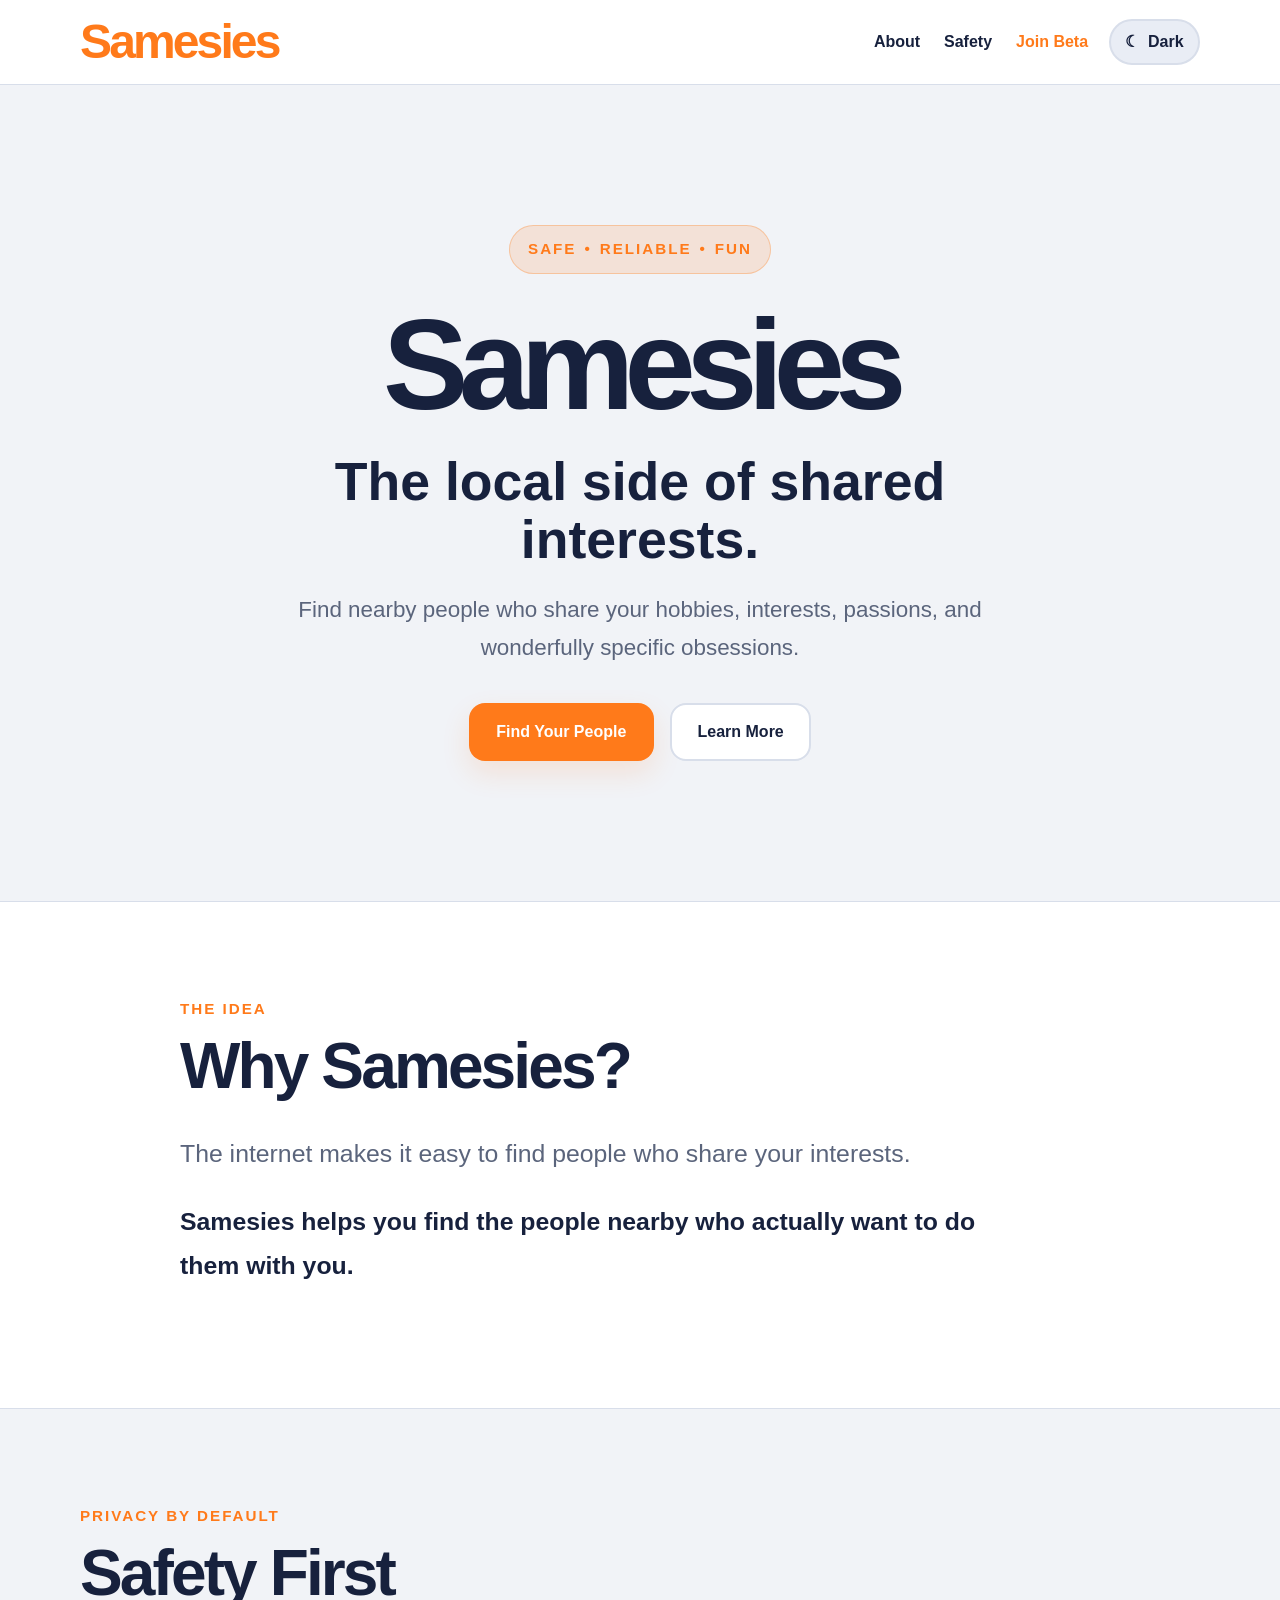
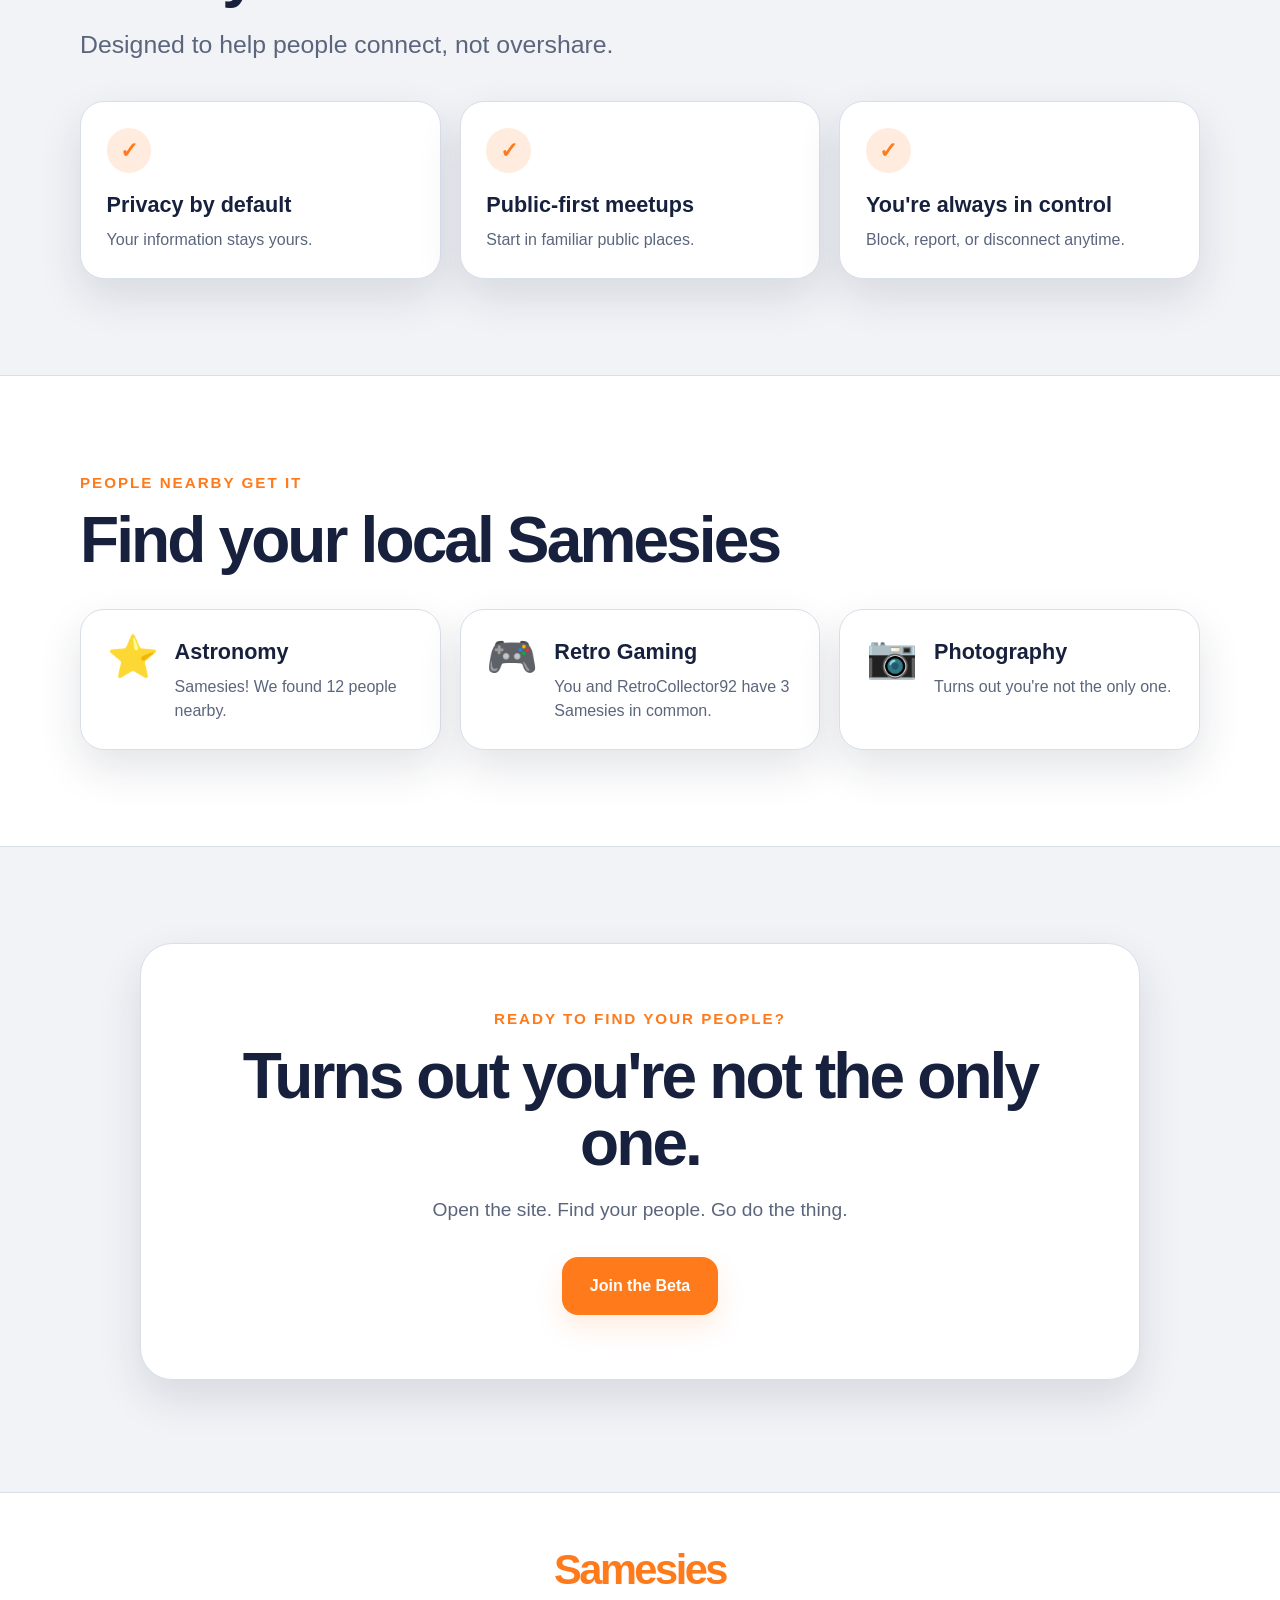
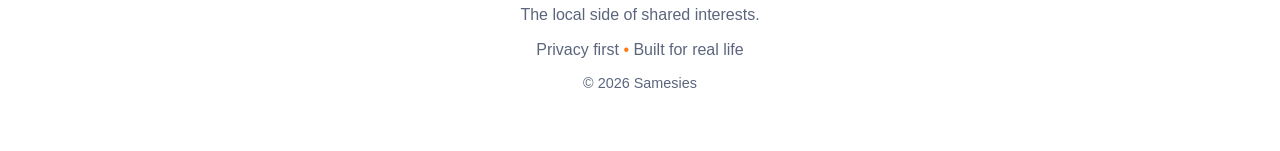
<file: index.html>
<!doctype html>
<html lang="en" data-theme="dark">
<head>
  <meta charset="utf-8">
  <meta name="viewport" content="width=device-width, initial-scale=1">
  <meta name="description" content="Samesies helps people discover nearby people who share their hobbies and interests.">
  <meta name="theme-color" content="#0b1224">
  <title>Samesies | The local side of shared interests</title>
  <link rel="stylesheet" href="style.css">
  <script src="script.js" defer></script>
</head>
<body>
  <a class="skip-link" href="#main-content">Skip to content</a>

  <header class="site-header">
    <div class="header-inner">
      <a class="wordmark" href="index.html" aria-label="Samesies home">Samesies</a>
      <nav class="site-nav" aria-label="Main navigation">
        <a href="#about">About</a>
        <a href="#safety">Safety</a>
        <a class="nav-cta" href="join.html">Join Beta</a>
        <button class="theme-toggle" type="button" aria-label="Switch color theme">
          <span class="theme-icon" aria-hidden="true">☀</span>
          <span class="theme-text">Light</span>
        </button>
      </nav>
    </div>
  </header>

  <main id="main-content">
    <section class="hero" aria-labelledby="hero-title">
      <div class="hero-inner">
        <p class="eyebrow pill">SAFE <span>•</span> RELIABLE <span>•</span> FUN</p>
        <h1 id="hero-title">Samesies</h1>
        <p class="hero-tagline">The local side of shared interests.</p>
        <p class="hero-copy">Find nearby people who share your hobbies, interests, passions, and wonderfully specific obsessions.</p>
        <div class="button-row">
          <a class="button button-primary" href="join.html">Find Your People</a>
          <a class="button button-secondary" href="#about">Learn More</a>
        </div>
      </div>
    </section>

    <section class="section section-contrast" id="about" aria-labelledby="about-title">
      <div class="section-inner narrow">
        <p class="eyebrow">THE IDEA</p>
        <h2 id="about-title">Why Samesies?</h2>
        <div class="feature-copy">
          <p>The internet makes it easy to find people who share your interests.</p>
          <p class="strong-copy">Samesies helps you find the people nearby who actually want to do them with you.</p>
        </div>
      </div>
    </section>

    <section class="section" id="safety" aria-labelledby="safety-title">
      <div class="section-inner">
        <p class="eyebrow">PRIVACY BY DEFAULT</p>
        <h2 id="safety-title">Safety First</h2>
        <p class="section-intro">Designed to help people connect, not overshare.</p>
        <div class="three-grid">
          <article class="info-card">
            <span class="check" aria-hidden="true">✓</span>
            <h3>Privacy by default</h3>
            <p>Your information stays yours.</p>
          </article>
          <article class="info-card">
            <span class="check" aria-hidden="true">✓</span>
            <h3>Public-first meetups</h3>
            <p>Start in familiar public places.</p>
          </article>
          <article class="info-card">
            <span class="check" aria-hidden="true">✓</span>
            <h3>You're always in control</h3>
            <p>Block, report, or disconnect anytime.</p>
          </article>
        </div>
      </div>
    </section>

    <section class="section section-contrast" aria-labelledby="examples-title">
      <div class="section-inner">
        <p class="eyebrow">PEOPLE NEARBY GET IT</p>
        <h2 id="examples-title">Find your local Samesies</h2>
        <div class="three-grid interest-grid">
          <article class="interest-card"><span aria-hidden="true">⭐</span><div><h3>Astronomy</h3><p>Samesies! We found 12 people nearby.</p></div></article>
          <article class="interest-card"><span aria-hidden="true">🎮</span><div><h3>Retro Gaming</h3><p>You and RetroCollector92 have 3 Samesies in common.</p></div></article>
          <article class="interest-card"><span aria-hidden="true">📷</span><div><h3>Photography</h3><p>Turns out you're not the only one.</p></div></article>
        </div>
      </div>
    </section>

    <section class="section final-cta" aria-labelledby="cta-title">
      <div class="cta-panel">
        <p class="eyebrow">READY TO FIND YOUR PEOPLE?</p>
        <h2 id="cta-title">Turns out you're not the only one.</h2>
        <p>Open the site. Find your people. Go do the thing.</p>
        <a class="button button-primary" href="join.html">Join the Beta</a>
      </div>
    </section>
  </main>

  <footer class="site-footer">
    <a class="footer-wordmark" href="index.html">Samesies</a>
    <p>The local side of shared interests.</p>
    <p class="footer-meta">Privacy first <span>•</span> Built for real life</p>
    <p class="copyright">© <span data-current-year></span> Samesies</p>
  </footer>
</body>
</html>
</file>
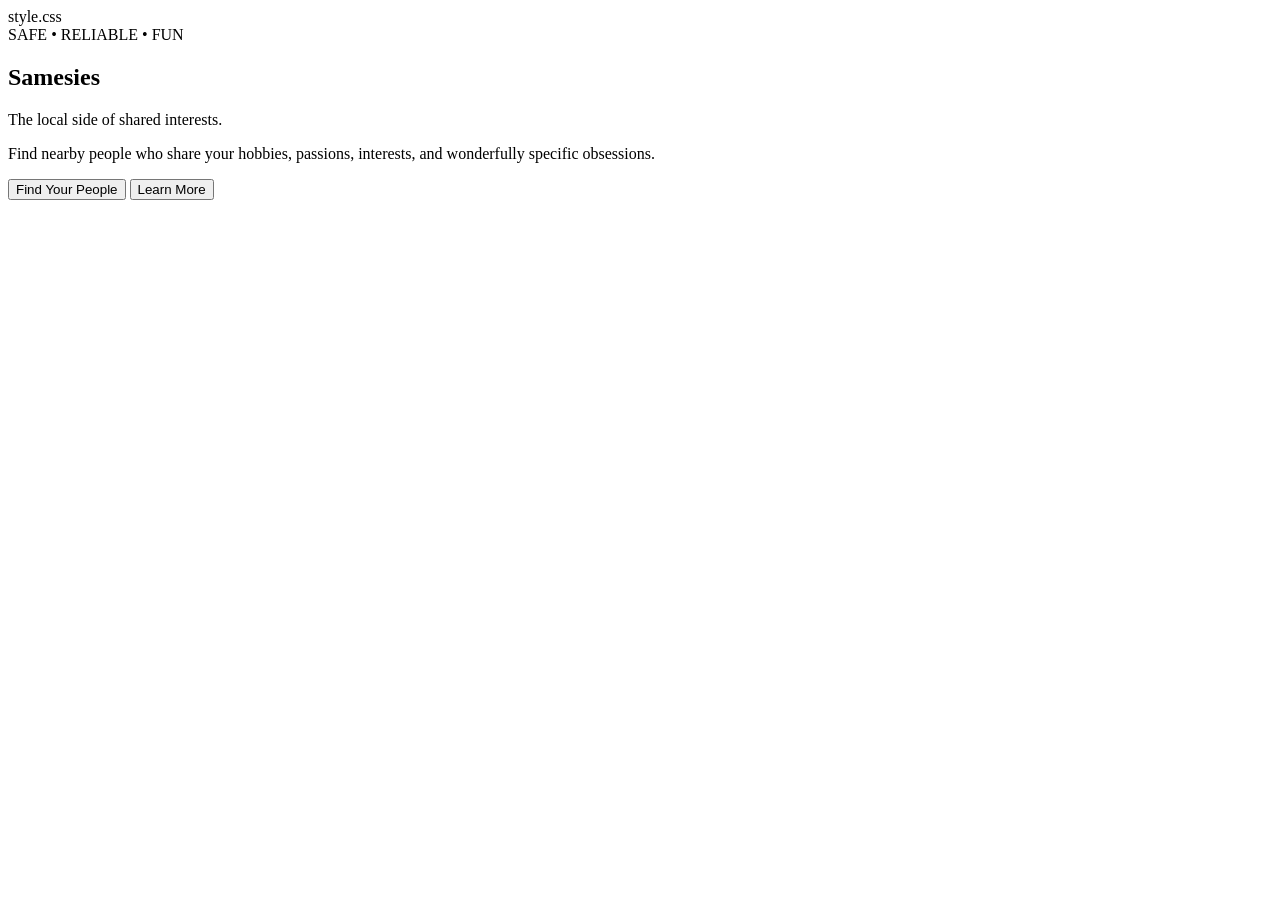
<file: app/index.html>
<!DOCTYPE html>
<html lang="en">
<head>
  <meta charset="UTF-8" />
  <meta name="viewport" content="width=device-width, initial-scale=1.0" />
  <title>Samesies</title>
  style.css
</head>
<body>

<section class="hero">

  <div class="badge">
    SAFE • RELIABLE • FUN
  </div>

  <h1>Samesies</h1>

  <p class="tagline">
    The local side of shared interests.
  </p>

  <p class="hero-text">
    Find nearby people who share your hobbies,
    passions, interests, and wonderfully specific obsessions.
  </p>

  <div class="buttons">
    <button>Find Your People</button>
    <button class="secondary">Learn More</button>
  </div>

</section>

</body>
</html>
</file>
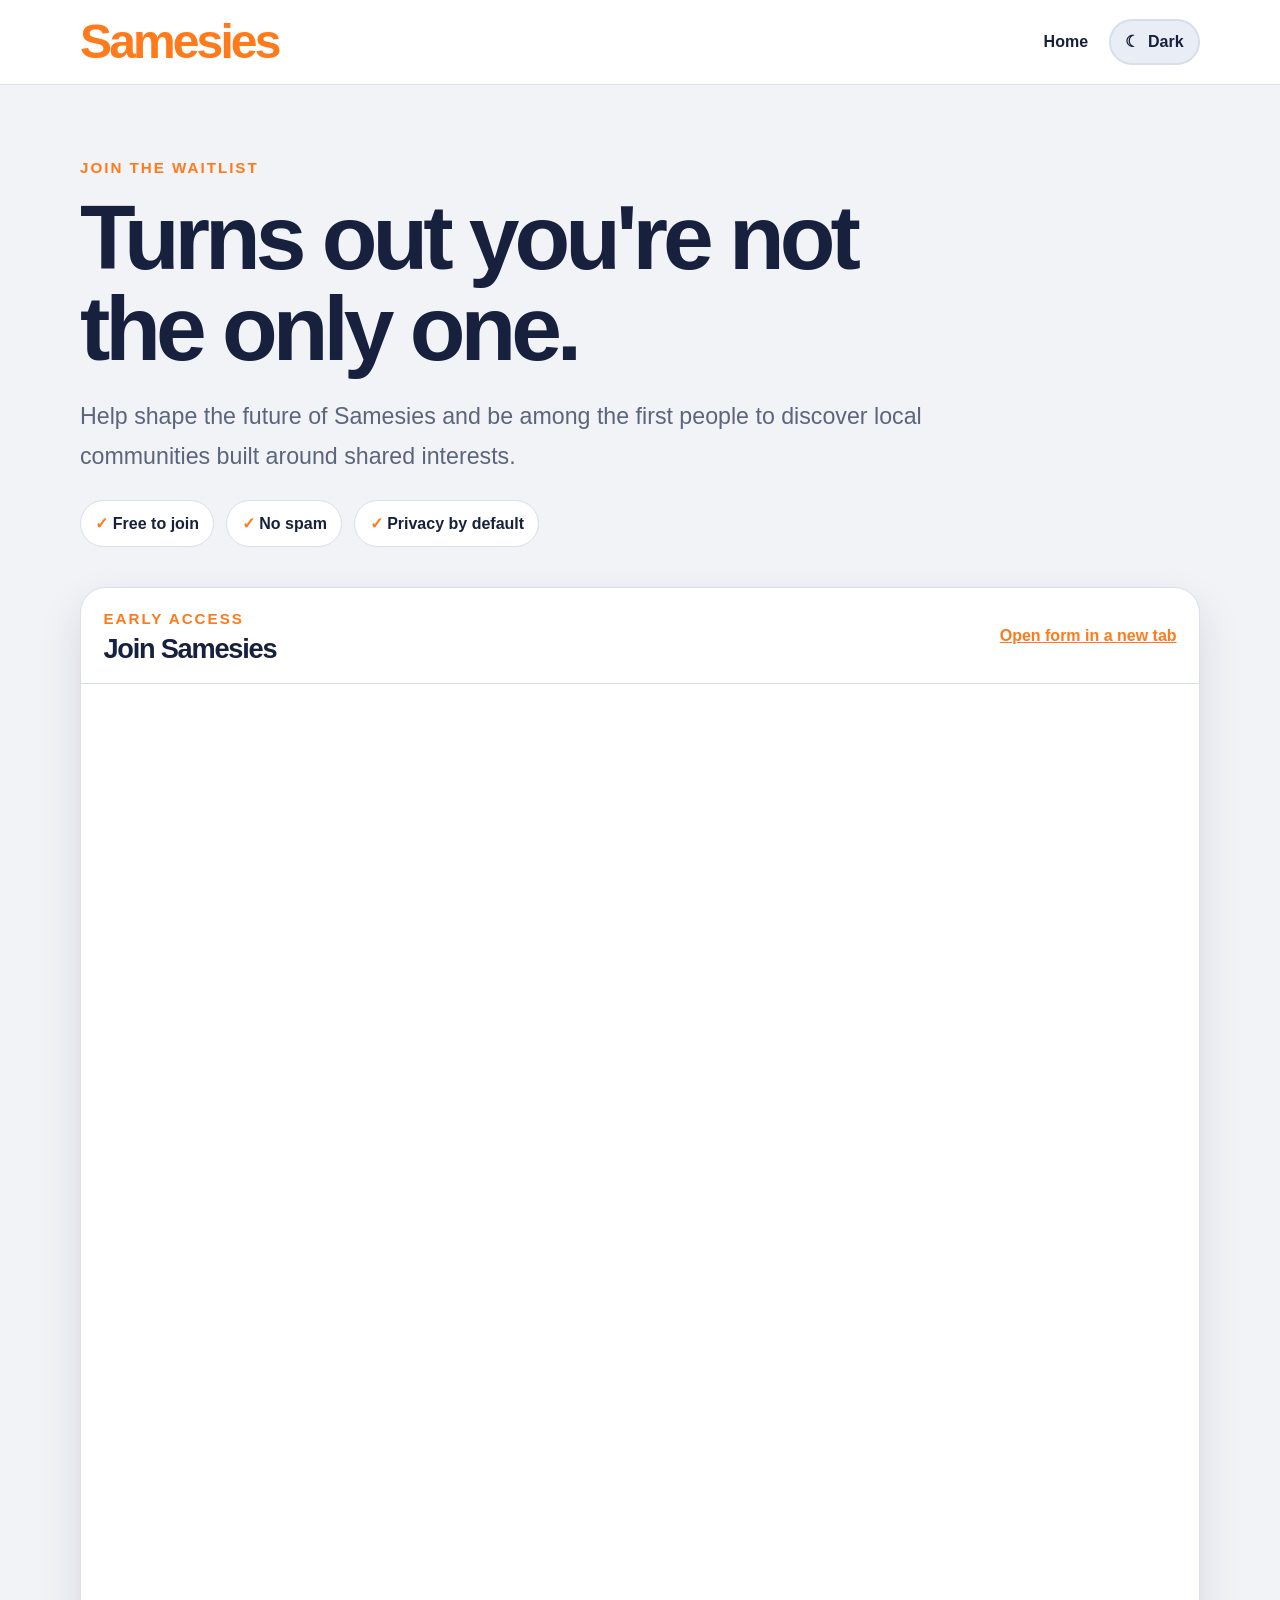
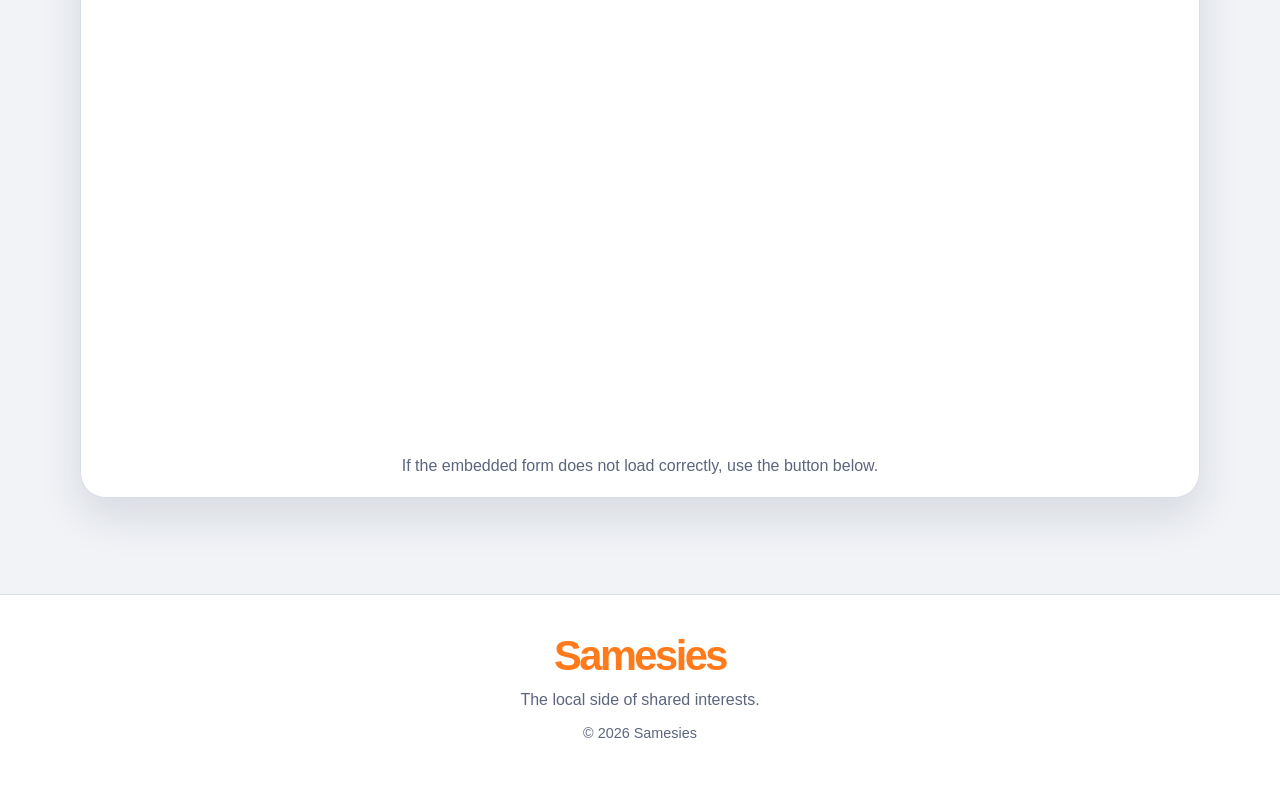
<file: join.html>
<!doctype html>
<html lang="en" data-theme="dark">
<head>
  <meta charset="utf-8">
  <meta name="viewport" content="width=device-width, initial-scale=1">
  <meta name="description" content="Join the Samesies early-access waitlist.">
  <meta name="theme-color" content="#0b1224">
  <title>Join the Samesies Waitlist</title>
  <link rel="stylesheet" href="style.css">
  <script src="script.js" defer></script>
</head>
<body class="join-page">
  <a class="skip-link" href="#main-content">Skip to form</a>

  <header class="site-header">
    <div class="header-inner">
      <a class="wordmark" href="index.html" aria-label="Samesies home">Samesies</a>
      <nav class="site-nav" aria-label="Waitlist navigation">
        <a href="index.html">Home</a>
        <button class="theme-toggle" type="button" aria-label="Switch color theme">
          <span class="theme-icon" aria-hidden="true">☀</span>
          <span class="theme-text">Light</span>
        </button>
      </nav>
    </div>
  </header>

  <main id="main-content" class="join-main">
    <section class="join-intro" aria-labelledby="join-title">
      <p class="eyebrow">JOIN THE WAITLIST</p>
      <h1 id="join-title">Turns out you're not the only one.</h1>
      <p>Help shape the future of Samesies and be among the first people to discover local communities built around shared interests.</p>
      <ul class="trust-list" aria-label="Waitlist promises">
        <li>Free to join</li>
        <li>No spam</li>
        <li>Privacy by default</li>
      </ul>
    </section>

    <section class="form-shell" aria-label="Samesies waitlist form">
      <div class="form-toolbar">
        <div>
          <p class="eyebrow">EARLY ACCESS</p>
          <h2>Join Samesies</h2>
        </div>
        <a class="text-link" href="https://forms.cloud.microsoft/r/SAEBwRbx3K?origin=lprLink" target="_blank" rel="noopener noreferrer">Open form in a new tab</a>
      </div>

      <div class="form-frame-wrap">
        <iframe
          class="form-frame"
          src="https://forms.cloud.microsoft/r/SAEBwRbx3K?origin=lprLink"
          title="Join the Samesies waitlist"
          loading="eager"
          referrerpolicy="strict-origin-when-cross-origin">
        </iframe>
      </div>

      <noscript>
        <p class="form-fallback">JavaScript is not required for the form, but if the embedded form does not appear, <a href="https://forms.cloud.microsoft/r/SAEBwRbx3K?origin=lprLink">open the Samesies waitlist form</a>.</p>
      </noscript>
      <p class="form-fallback">If the embedded form does not load correctly, use the button below.</p>
      <a class="button button-primary mobile-form-button" href="https://forms.cloud.microsoft/r/SAEBwRbx3K?origin=lprLink" target="_blank" rel="noopener noreferrer">Open the Waitlist Form</a>
    </section>
  </main>

  <footer class="site-footer compact-footer">
    <a class="footer-wordmark" href="index.html">Samesies</a>
    <p>The local side of shared interests.</p>
    <p class="copyright">© <span data-current-year></span> Samesies</p>
  </footer>
</body>
</html>
</file>
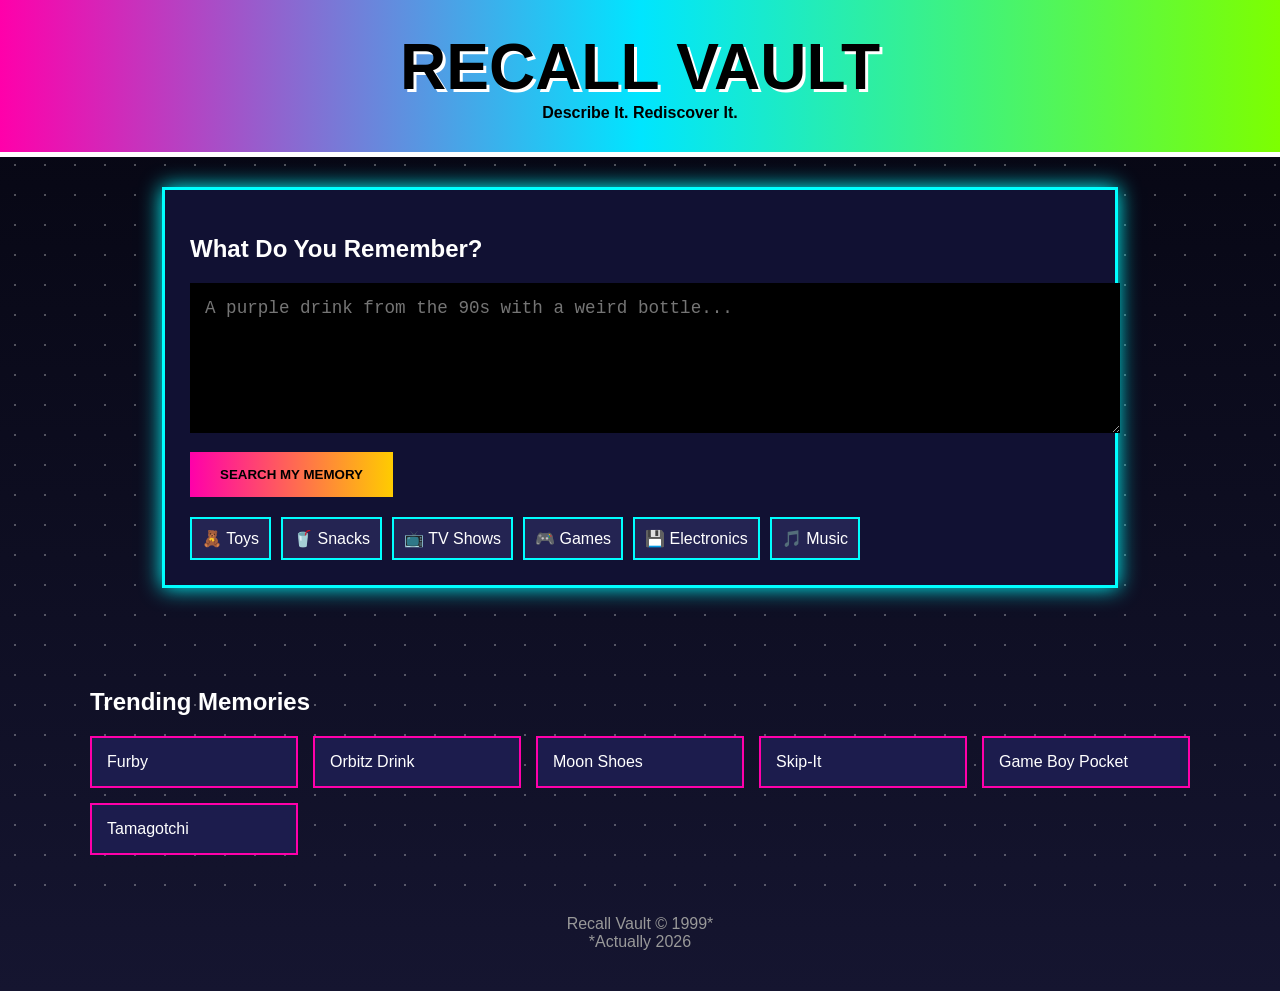
<file: recall.html>
<!DOCTYPE html>
<html>
<head>
<meta charset="UTF-8">
<title>Recall Vault</title>

<style>

body{
    margin:0;
    font-family:Verdana,sans-serif;
    color:white;
    background:
    linear-gradient(180deg,#050510,#151530);
}

#stars{
    position:fixed;
    width:100%;
    height:100%;
    background-image:
    radial-gradient(white 1px, transparent 1px);
    background-size:30px 30px;
    opacity:.3;
    z-index:-1;
}

header{
    text-align:center;
    padding:30px;
    background:
    linear-gradient(90deg,
    #ff00aa,
    #00e5ff,
    #7dff00);

    color:black;

    border-bottom:5px solid white;
}

h1{
    font-size:4rem;
    margin:0;
    text-shadow:
    3px 3px white;
}

.sub{
    font-weight:bold;
}

.search-box{

    width:80%;
    max-width:900px;

    margin:auto;
    margin-top:30px;

    background:#111133;

    padding:25px;

    border:3px solid cyan;

    box-shadow:
    0 0 20px cyan;

}

textarea{

    width:100%;
    height:120px;

    font-size:1.1rem;

    border:none;

    padding:15px;

    background:black;
    color:lime;

}

button{

    background:
    linear-gradient(
    90deg,
    #ff00aa,
    #ffcc00);

    border:none;

    padding:15px 30px;

    margin-top:15px;

    cursor:pointer;

    font-weight:bold;
}

button:hover{
    transform:scale(1.05);
}

.categories{

    display:flex;
    flex-wrap:wrap;
    gap:10px;

    margin-top:20px;

}

.category{

    background:#242452;

    border:2px solid cyan;

    padding:10px;

    cursor:pointer;

}

.category:hover{
    background:#4444aa;
}

.results{

    max-width:1100px;

    margin:auto;

    padding:30px;
}

.card{

    background:#111133;

    border-left:8px solid #00ffff;

    padding:20px;

    margin-bottom:20px;

    box-shadow:
    0 0 12px #00ffff55;

}

.card h2{
    color:#00ffff;
}

.match{
    color:lime;
    font-weight:bold;
}

.status{

    display:inline-block;

    background:#222;

    padding:6px 12px;

    border-radius:20px;

}

.available{
    background:green;
}

.discontinued{
    background:red;
}

.memory-wall{

    max-width:1100px;

    margin:auto;
    padding:20px;
}

.memory-grid{

    display:grid;

    grid-template-columns:
    repeat(auto-fit,minmax(200px,1fr));

    gap:15px;

}

.memory{

    background:#1c1c4d;

    padding:15px;

    border:
    2px solid #ff00aa;
}

footer{

    text-align:center;

    padding:40px;

    color:#999;
}

</style>

</head>

<body>

<div id="stars"></div>

<header>

<h1>RECALL VAULT</h1>

<div class="sub">
Describe It. Rediscover It.
</div>

</header>

<div class="search-box">

<h2>What Do You Remember?</h2>

<textarea id="query"
placeholder="A purple drink from the 90s with a weird bottle..."></textarea>

<button onclick="searchMemory()">
SEARCH MY MEMORY
</button>

<div class="categories">

<div class="category">🧸 Toys</div>
<div class="category">🥤 Snacks</div>
<div class="category">📺 TV Shows</div>
<div class="category">🎮 Games</div>
<div class="category">💾 Electronics</div>
<div class="category">🎵 Music</div>

</div>

</div>

<div class="results" id="results">

</div>

<div class="memory-wall">

<h2>Trending Memories</h2>

<div class="memory-grid">

<div class="memory">Furby</div>
<div class="memory">Orbitz Drink</div>
<div class="memory">Moon Shoes</div>
<div class="memory">Skip-It</div>
<div class="memory">Game Boy Pocket</div>
<div class="memory">Tamagotchi</div>

</div>

</div>

<footer>

Recall Vault © 1999*
<br>
*Actually 2026

</footer>

<script>

const database = [

{
name:"Orbitz",
type:"Drink",
status:"Discontinued",
match:["purple","drink","bottle","90s"],
description:
"Fruit drink with floating gel balls."
},

{
name:"Furby",
type:"Toy",
status:"Available",
match:["toy","pet","electronic","furry"],
description:
"Interactive robot pet."
},

{
name:"Game Boy Pocket",
type:"Gaming",
status:"Discontinued",
match:["game","handheld","nintendo"],
description:
"Portable gaming system from Nintendo."
}

];

function searchMemory(){

let query =
document.getElementById("query")
.value.toLowerCase();

let html = "";

database.forEach(item=>{

let score = 0;

item.match.forEach(word=>{

if(query.includes(word))
score += 25;

});

if(score > 0){

html += `

<div class="card">

<h2>${item.name}</h2>

<div class="match">
Match Confidence:
${Math.min(score,100)}%
</div>

<p>
${item.description}
</p>

<p>
Type:
${item.type}
</p>

<span class="status
${item.status==="Available" ? "available" : "discontinued"}">

${item.status}

</span>

</div>

`;

}

});

if(html===""){

html=`

<div class="card">

<h2>No Match Yet</h2>

<p>

Try adding:

<ul>

<li>Color</li>
<li>Year</li>
<li>Package shape</li>
<li>Theme song</li>
<li>Store you bought it from</li>

</ul>

</p>

</div>

`;

}

document.getElementById("results").innerHTML=html;

}

</script>

</body>
</html>
</file>
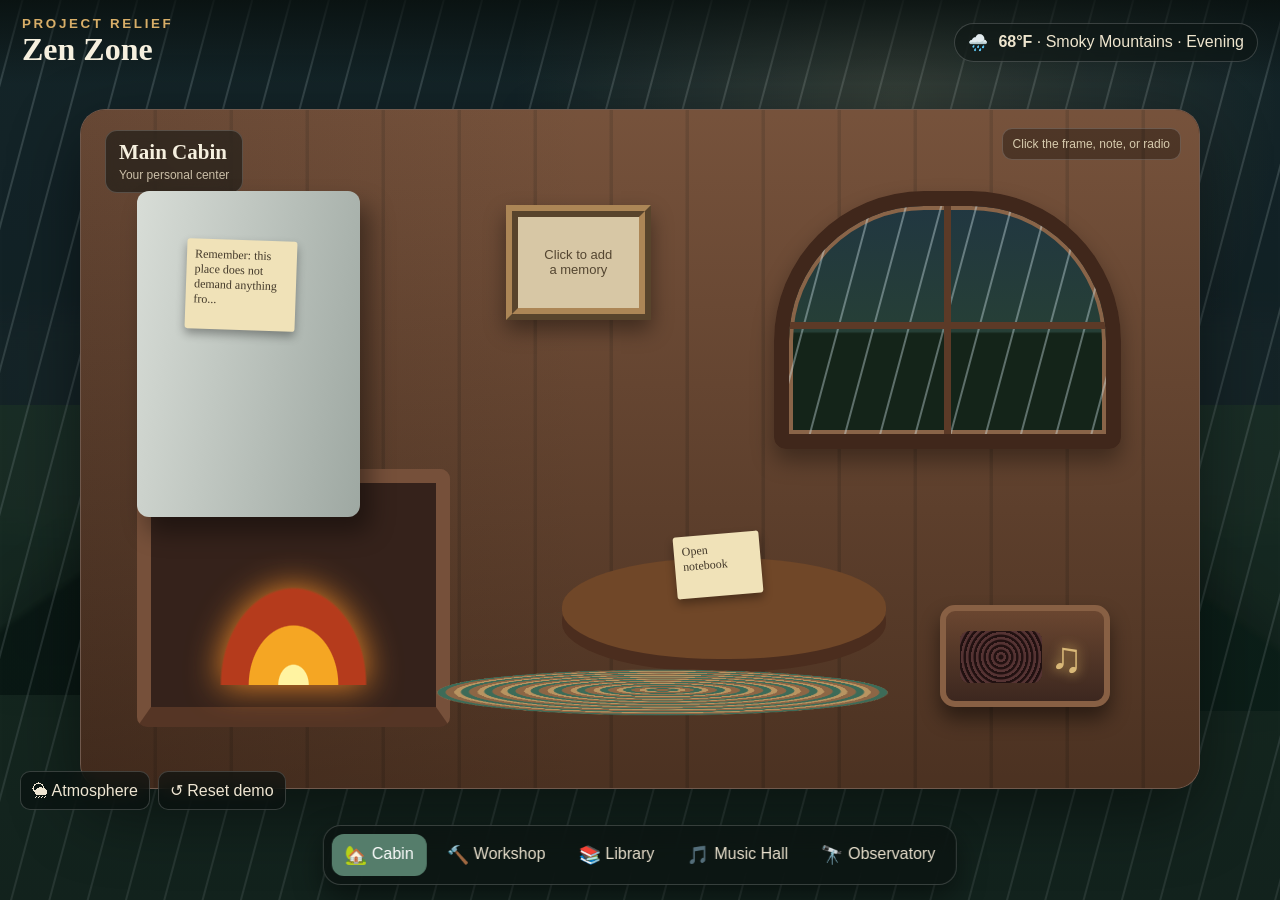
<file: relief.html>
<!doctype html>
<html lang="en">
<head>
<meta charset="utf-8" />
<meta name="viewport" content="width=device-width, initial-scale=1" />
<title>Project Relief | Zen Zone Prototype v1</title>
<style>
:root{
  --ink:#f6f0df; --muted:#cbbfa8; --wood:#5b3826; --wood2:#2d1b16;
  --glass:rgba(20,28,26,.70); --line:rgba(255,255,255,.18); --gold:#d8ae68;
  --forest:#142b23; --accent:#7ca48c; --shadow:0 24px 70px rgba(0,0,0,.45);
}
*{box-sizing:border-box} html,body{height:100%} body{margin:0;overflow:hidden;background:#101a17;color:var(--ink);font-family:Inter,Segoe UI,Arial,sans-serif}
button,input,textarea,select{font:inherit}.app{height:100%;position:relative;isolation:isolate}
.backdrop{position:absolute;inset:0;overflow:hidden;background:linear-gradient(#182d32 0 45%,#203c31 45% 100%);transition:filter .8s,background 1s}
.mountains{position:absolute;inset:0;background:
 linear-gradient(145deg,transparent 49%,rgba(13,34,28,.95) 50%) 0 35%/52% 65% no-repeat,
 linear-gradient(215deg,transparent 49%,rgba(17,46,36,.92) 50%) 100% 30%/58% 70% no-repeat,
 linear-gradient(150deg,transparent 49%,rgba(32,65,48,.8) 50%) 15% 48%/45% 52% no-repeat;
 filter:drop-shadow(0 -20px 20px rgba(0,0,0,.22))}
.fog{position:absolute;inset:35% -15% auto;height:24%;background:linear-gradient(90deg,transparent,rgba(220,230,220,.18),transparent);filter:blur(22px);animation:fog 18s linear infinite}
.rain{position:absolute;inset:-20%;opacity:.45;pointer-events:none;background-image:repeating-linear-gradient(105deg,transparent 0 18px,rgba(210,230,235,.5) 19px 20px,transparent 21px 37px);animation:rain .55s linear infinite}
.skyGlow{position:absolute;inset:0;background:radial-gradient(circle at 70% 12%,rgba(203,185,132,.22),transparent 32%),linear-gradient(transparent,rgba(7,15,13,.4))}
@keyframes rain{to{transform:translate(30px,70px)}} @keyframes fog{to{transform:translateX(20%)}}
.topbar{position:absolute;z-index:10;top:0;left:0;right:0;display:flex;align-items:center;justify-content:space-between;padding:16px 22px;background:linear-gradient(rgba(8,15,13,.82),transparent);gap:14px}
.brand small{display:block;color:var(--gold);letter-spacing:.2em;font-weight:800}.brand strong{font-family:Georgia,serif;font-size:clamp(21px,2.5vw,34px)}
.weather{display:flex;gap:10px;align-items:center;color:#eee5ce;background:rgba(10,18,16,.5);border:1px solid var(--line);padding:9px 13px;border-radius:999px;backdrop-filter:blur(12px)}
.sceneShell{position:absolute;z-index:2;inset:74px 18px 76px;display:grid;place-items:center}.scene{width:min(1120px,100%);height:min(680px,100%);position:relative;border:1px solid rgba(255,255,255,.2);border-radius:25px;overflow:hidden;box-shadow:var(--shadow);background:#4c3021;transition:opacity .3s,transform .3s}.scene.switching{opacity:0;transform:scale(.985)}
.roomVisual{position:absolute;inset:0;overflow:hidden;transition:background .6s}
.roomVisual::before{content:"";position:absolute;inset:0;background:linear-gradient(rgba(255,255,255,.05),rgba(0,0,0,.32));pointer-events:none}
/* CSS-built rooms keep the prototype self-contained. */
.room-cabin{background:linear-gradient(90deg,rgba(45,27,19,.25),transparent 45%),repeating-linear-gradient(90deg,#6f4931 0 72px,#60402b 73px 76px)}
.room-workshop{background:linear-gradient(#513a2a 0 69%,#2b2520 69%);}.room-library{background:linear-gradient(#3b2b22 0 72%,#291d18 72%)}
.room-music{background:linear-gradient(135deg,#2d252d,#181b25 60%,#362419)}.room-observatory{background:radial-gradient(circle at 50% -10%,#806d92 0,#1b233a 38%,#090d17 72%)}
.roomTitle{position:absolute;left:24px;top:20px;padding:9px 13px;border-radius:12px;background:rgba(14,19,17,.55);backdrop-filter:blur(10px);border:1px solid var(--line)}.roomTitle b{display:block;font-family:Georgia,serif;font-size:21px}.roomTitle span{font-size:12px;color:var(--muted)}
.window{position:absolute;right:7%;top:12%;width:31%;height:38%;border:15px solid #40271b;border-radius:150px 150px 12px 12px;background:linear-gradient(#213741,#263f36 55%,#142419 56%);box-shadow:inset 0 0 0 4px #896448,0 12px 22px rgba(0,0,0,.35);overflow:hidden}.window::after{content:"";position:absolute;inset:-30%;background:repeating-linear-gradient(105deg,transparent 0 17px,rgba(215,235,240,.38) 18px 19px,transparent 20px 34px);animation:rain .6s linear infinite}.window .pane{position:absolute;background:#5c3a27;z-index:2}.window .v{width:7px;height:100%;left:49%}.window .h{height:7px;width:100%;top:51%}
.fireplace{position:absolute;left:5%;bottom:9%;width:28%;height:38%;background:#35221b;border:14px solid #76503a;border-bottom:20px solid #553525;border-radius:10px}.fire{position:absolute;left:24%;right:24%;bottom:10%;height:44%;background:radial-gradient(ellipse at bottom,#fff3a1 0 14%,#f5a623 15% 42%,#b53b1c 43% 68%,transparent 70%);filter:drop-shadow(0 0 17px #f28b28);animation:flicker .9s ease-in-out infinite alternate}@keyframes flicker{to{transform:scaleY(.86) skewX(4deg);filter:drop-shadow(0 0 30px #f28b28)}}
.rug{position:absolute;left:32%;bottom:7%;width:40%;height:15%;border-radius:50%;background:repeating-radial-gradient(ellipse,#8d6645 0 8px,#3d6b58 9px 16px,#b89461 17px 23px);transform:perspective(400px) rotateX(64deg)}
.table{position:absolute;left:43%;bottom:19%;width:29%;height:15%;background:#704728;border-radius:48%;box-shadow:0 13px 0 #4b2d1e}.paper{position:absolute;width:86px;height:62px;background:#f0e2b8;color:#423829;border-radius:3px;padding:8px;font:12px Georgia;box-shadow:0 5px 10px #0005;transform:rotate(-5deg);cursor:pointer}.table .paper{left:35%;top:-23%;}.paper:hover,.hotspot:hover{filter:brightness(1.18)}
.frame{position:absolute;width:145px;height:115px;left:38%;top:14%;border:12px ridge #ac8656;background:#d7c7a5;box-shadow:0 10px 20px #0006;cursor:pointer;display:grid;place-items:center;overflow:hidden}.frame img{width:100%;height:100%;object-fit:cover}.frame span{color:#544631;text-align:center;font-size:13px;padding:8px}
.radio{position:absolute;right:8%;bottom:12%;width:170px;height:102px;background:linear-gradient(#6a4630,#3c271f);border:6px solid #886044;border-radius:15px;box-shadow:0 12px 20px #0007;cursor:pointer}.radio::before{content:"";position:absolute;left:14px;top:20px;width:82px;height:52px;border-radius:9px;background:repeating-radial-gradient(circle,#211 0 2px,#533 3px 5px)}.radio::after{content:"♫";position:absolute;right:21px;top:22px;font-size:43px;color:#d9b878;text-shadow:0 0 12px #f0c96a}.radio.playing{box-shadow:0 0 0 3px #d8ae68,0 0 35px #d8ae6877}
.fridge{position:absolute;left:5%;top:12%;width:20%;height:48%;background:linear-gradient(100deg,#d8ddd7,#9ea8a2);border-radius:12px;box-shadow:10px 15px 25px #0006}.fridge .paper{left:22%;top:15%;width:110px;height:90px;transform:rotate(2deg)}
.shelf{position:absolute;background:#5c3b2a;border:8px solid #37241b;box-shadow:0 11px 20px #0006}.shelf.one{left:8%;top:18%;width:25%;height:52%}.shelf.two{right:7%;top:17%;width:26%;height:53%}.books{position:absolute;inset:12px;background:repeating-linear-gradient(90deg,#8b473b 0 16px,#d0a45e 17px 30px,#496b60 31px 46px,#5a3f69 47px 61px);clip-path:polygon(0 0,100% 0,100% 27%,0 27%,0 36%,100% 36%,100% 64%,0 64%,0 73%,100% 73%,100% 100%,0 100%)}
.workbench{position:absolute;left:24%;right:24%;bottom:15%;height:25%;background:#76502e;border-top:14px solid #a27442;box-shadow:0 20px 0 #34241b}.workbench .paper{left:20%;top:12%}.tools{position:absolute;left:32%;right:32%;top:20%;height:25%;background:linear-gradient(90deg,transparent 47%,#a4a7a1 48% 51%,transparent 52%),linear-gradient(#544536,#544536);border:5px solid #2d241e}.starfield{position:absolute;inset:0;background-image:radial-gradient(#fff 0 1px,transparent 1.3px),radial-gradient(#ffe9aa 0 1px,transparent 1.6px);background-size:44px 44px,71px 71px;background-position:0 0,20px 17px}.telescope{position:absolute;left:36%;bottom:19%;width:36%;height:12%;background:#556174;border:8px solid #1d2734;border-radius:40px;transform:rotate(-20deg);box-shadow:0 20px 0 -7px #151d29}.telescope::after{content:"";position:absolute;left:45%;top:78%;height:180px;width:10px;background:#333b48;transform:rotate(20deg);transform-origin:top}.dreamPaper{position:absolute;left:9%;bottom:13%;width:230px;height:180px;background:#e8d8ae;color:#3d3327;padding:20px;transform:rotate(-2deg);box-shadow:0 15px 30px #0007;cursor:pointer;font-family:Georgia,serif}
.roomHint{position:absolute;right:18px;top:18px;color:#d7cbae;font-size:12px;background:#0005;border:1px solid var(--line);padding:8px 10px;border-radius:10px}
.bottomNav{position:absolute;z-index:12;left:50%;bottom:15px;transform:translateX(-50%);display:flex;gap:7px;max-width:calc(100% - 24px);overflow:auto;padding:8px;background:rgba(11,20,18,.82);border:1px solid var(--line);border-radius:18px;backdrop-filter:blur(15px);box-shadow:0 12px 30px #0007}.navBtn{border:0;color:#e8dfcc;background:transparent;border-radius:12px;padding:10px 13px;white-space:nowrap;cursor:pointer}.navBtn:hover,.navBtn.active{background:#557d6b;color:white}.icon{font-size:18px;vertical-align:-2px;margin-right:5px}
.utility{position:absolute;left:20px;bottom:90px;z-index:9;display:flex;gap:8px}.utility button{border:1px solid var(--line);background:rgba(9,16,14,.65);color:#eee5d2;border-radius:10px;padding:9px 11px;cursor:pointer;backdrop-filter:blur(10px)}
.toast{position:absolute;z-index:30;left:50%;top:88px;transform:translate(-50%,-20px);opacity:0;background:#173e3a;color:#fff;padding:10px 16px;border:1px solid #ffffff33;border-radius:12px;transition:.3s;pointer-events:none}.toast.show{opacity:1;transform:translate(-50%,0)}
.modal{position:fixed;z-index:50;inset:0;display:none;place-items:center;background:rgba(4,8,7,.65);backdrop-filter:blur(8px);padding:18px}.modal.open{display:grid}.panel{width:min(610px,100%);max-height:85vh;overflow:auto;background:#f3ead8;color:#2f352f;border-radius:20px;padding:22px;box-shadow:var(--shadow)}.panel h2{margin:0 0 6px;font-family:Georgia,serif;color:#173e3a}.panel p{color:#5d645b}.panel textarea,.panel input,.panel select{width:100%;padding:12px;border:1px solid #a8aa9f;border-radius:10px;background:#fffdf7;margin:7px 0 13px}.actions{display:flex;justify-content:flex-end;gap:8px;flex-wrap:wrap}.actions button,.fileLabel{border:0;border-radius:10px;padding:10px 14px;cursor:pointer;background:#386655;color:white}.actions .ghost{background:#d4c8ae;color:#2f352f}.fileLabel{display:inline-block}.fileLabel input{display:none}.playlist{display:grid;gap:8px;margin:12px 0}.track{display:flex;align-items:center;justify-content:space-between;padding:10px;border-radius:10px;background:#e6dcc8}.small{font-size:12px;color:#6a715f}.toggle{display:flex;align-items:center;gap:8px}.sr{position:absolute;left:-9999px}
@media(max-width:700px){.sceneShell{inset:74px 8px 82px}.weather{font-size:12px}.roomHint{display:none}.frame{left:35%;width:120px}.radio{width:140px}.bottomNav{justify-content:flex-start}.navBtn{padding:9px}.utility{bottom:94px;left:9px}.brand small{font-size:9px}.brand strong{font-size:20px}}
</style>
</head>
<body>
<div class="app" id="app">
  <div class="backdrop" id="backdrop"><div class="mountains"></div><div class="fog"></div><div class="rain" id="rainLayer"></div><div class="skyGlow"></div></div>
  <header class="topbar">
    <div class="brand"><small>PROJECT RELIEF</small><strong>Zen Zone</strong></div>
    <div class="weather"><span>🌧️</span><span><b>68°F</b> · Smoky Mountains · Evening</span></div>
  </header>
  <div class="toast" id="toast"></div>
  <main class="sceneShell"><section class="scene" id="scene" aria-live="polite"></section></main>
  <div class="utility"><button id="weatherBtn">🌦 Atmosphere</button><button id="resetBtn">↺ Reset demo</button></div>
  <nav class="bottomNav" aria-label="Zen Zone rooms">
    <button class="navBtn" data-room="cabin"><span class="icon">🏡</span>Cabin</button>
    <button class="navBtn" data-room="workshop"><span class="icon">🔨</span>Workshop</button>
    <button class="navBtn" data-room="library"><span class="icon">📚</span>Library</button>
    <button class="navBtn" data-room="music"><span class="icon">🎵</span>Music Hall</button>
    <button class="navBtn" data-room="observatory"><span class="icon">🔭</span>Observatory</button>
  </nav>
</div>

<div class="modal" id="noteModal"><div class="panel"><h2 id="noteTitle">A Note</h2><p>Write it here. The prototype saves it in this browser.</p><textarea id="noteText" rows="10"></textarea><div class="actions"><button class="ghost" data-close>Close</button><button id="exportNote" class="ghost">Export .txt</button><button id="saveNote">Save note</button></div></div></div>
<div class="modal" id="photoModal"><div class="panel"><h2>Picture Frame</h2><p>Choose a photo from your device. It stays in your browser for this prototype.</p><label class="fileLabel">Choose photo<input type="file" id="photoInput" accept="image/*"></label><div class="actions"><button class="ghost" id="clearPhoto">Clear photo</button><button data-close>Done</button></div></div></div>
<div class="modal" id="radioModal"><div class="panel"><h2>The Cabin Radio</h2><p>Prototype audio uses generated rain and warm radio tones, so the file stays self-contained.</p><div class="playlist"><div class="track"><span>Mountain Rain <small>ambient</small></span><button data-sound="rain">Play</button></div><div class="track"><span>Old Radio Glow <small>soft tones</small></span><button data-sound="radio">Play</button></div><div class="track"><span>Quiet Cabin <small>silence</small></span><button data-sound="stop">Stop</button></div></div><label>Volume <input id="volume" type="range" min="0" max="1" value="0.28" step="0.01"></label><div class="actions"><button data-close>Done</button></div></div></div>
<div class="modal" id="weatherModal"><div class="panel"><h2>Cabin Atmosphere</h2><p>This demonstrates user-controlled atmosphere before the real weather engine is connected.</p><label>Weather<select id="weatherSelect"><option value="rain">Rain</option><option value="clear">Clear</option><option value="fog">Fog</option><option value="snow">Snow-like quiet</option></select></label><label>Time<select id="timeSelect"><option value="evening">Evening</option><option value="day">Day</option><option value="night">Night</option></select></label><div class="actions"><button class="ghost" data-close>Cancel</button><button id="saveAtmos">Apply</button></div></div></div>

<script>
const $=s=>document.querySelector(s), $$=s=>[...document.querySelectorAll(s)];
const state=JSON.parse(localStorage.getItem('reliefProtoState')||'null')||{room:'cabin',note:'Remember: this place does not demand anything from you.',project:'Prototype the first real Zen Zone.',dream:'Build a digital place people actually want to return to.',photo:'',sound:'stop',weather:'rain',time:'evening'};
let activeNote='note', audioCtx=null, nodes=[];
const roomData={
 cabin:{title:'Main Cabin',sub:'Your personal center',html:()=>`<div class="roomVisual room-cabin"><div class="roomTitle"><b>Main Cabin</b><span>Your personal center</span></div><div class="roomHint">Click the frame, note, or radio</div><div class="window"><i class="pane v"></i><i class="pane h"></i></div><div class="fireplace"><div class="fire"></div></div><div class="fridge"><div class="paper hotspot" data-note="note">${esc(short(state.note))}</div></div><div class="frame hotspot" id="frame">${state.photo?`<img src="${state.photo}" alt="User selected memory">`:`<span>Click to add<br>a memory</span>`}</div><div class="table"><div class="paper hotspot" data-note="note">Open notebook</div></div><div class="rug"></div><div class="radio hotspot ${state.sound!='stop'?'playing':''}" id="radio"></div></div>`},
 workshop:{title:'Workshop',sub:'Ideas become real here',html:()=>`<div class="roomVisual room-workshop"><div class="roomTitle"><b>Workshop</b><span>Ideas become real here</span></div><div class="roomHint">Click the project paper</div><div class="tools"></div><div class="window"><i class="pane v"></i><i class="pane h"></i></div><div class="workbench"><div class="paper hotspot" data-note="project">${esc(short(state.project))}</div></div><div class="radio hotspot ${state.sound!='stop'?'playing':''}" id="radio"></div></div>`},
 library:{title:'Library',sub:'Knowledge and archives',html:()=>`<div class="roomVisual room-library"><div class="roomTitle"><b>Library</b><span>Knowledge and archives</span></div><div class="roomHint">Your atmosphere follows you</div><div class="shelf one"><div class="books"></div></div><div class="shelf two"><div class="books"></div></div><div class="window"><i class="pane v"></i><i class="pane h"></i></div><div class="table"><div class="paper hotspot" data-note="note">Open saved writing</div></div><div class="rug"></div></div>`},
 music:{title:'Music Hall',sub:'Your sound lives here',html:()=>`<div class="roomVisual room-music"><div class="roomTitle"><b>Music Hall</b><span>Your sound lives here</span></div><div class="roomHint">Click the radio to choose ambience</div><div class="window"><i class="pane v"></i><i class="pane h"></i></div><div class="radio hotspot ${state.sound!='stop'?'playing':''}" id="radio" style="left:50%;right:auto;bottom:31%;transform:translateX(-50%) scale(1.45)"></div><div class="rug" style="left:24%;width:52%"></div></div>`},
 observatory:{title:'Observatory',sub:'Dreams and bigger ideas',html:()=>`<div class="roomVisual room-observatory"><div class="starfield"></div><div class="roomTitle"><b>Observatory</b><span>Dreams and bigger ideas</span></div><div class="roomHint">Click the paper to capture an idea</div><div class="telescope"></div><div class="dreamPaper hotspot" data-note="dream"><b>THE BIG IDEA</b><br><br>${esc(state.dream)}</div></div>`}
};
function esc(s){return String(s).replace(/[&<>"']/g,m=>({'&':'&amp;','<':'&lt;','>':'&gt;','"':'&quot;',"'":'&#39;'}[m]))}
function short(s){return s.length>52?s.slice(0,49)+'...':s}
function persist(){localStorage.setItem('reliefProtoState',JSON.stringify(state))}
function toast(msg){const t=$('#toast');t.textContent=msg;t.classList.add('show');setTimeout(()=>t.classList.remove('show'),1800)}
function renderRoom(room,first=false){state.room=room;persist();const scene=$('#scene');if(!first)scene.classList.add('switching');setTimeout(()=>{scene.innerHTML=roomData[room].html();bindRoom();$$('.navBtn').forEach(b=>b.classList.toggle('active',b.dataset.room===room));scene.classList.remove('switching')},first?0:260)}
function bindRoom(){const f=$('#frame');if(f)f.onclick=()=>openModal('photoModal');const r=$('#radio');if(r)r.onclick=()=>openModal('radioModal');$$('[data-note]').forEach(n=>n.onclick=()=>openNote(n.dataset.note))}
function openModal(id){$('#'+id).classList.add('open')}
function closeModals(){$$('.modal').forEach(m=>m.classList.remove('open'))}
function openNote(key){activeNote=key;$('#noteTitle').textContent={note:'Cabin Notebook',project:'Workshop Project',dream:'Observatory Idea'}[key];$('#noteText').value=state[key]||'';openModal('noteModal')}
$$('[data-close]').forEach(b=>b.onclick=closeModals);$$('.modal').forEach(m=>m.onclick=e=>{if(e.target===m)closeModals()});
$$('.navBtn').forEach(b=>b.onclick=()=>renderRoom(b.dataset.room));
$('#saveNote').onclick=()=>{state[activeNote]=$('#noteText').value;persist();renderRoom(state.room,true);closeModals();toast('Saved in your Zen Zone')};
$('#exportNote').onclick=()=>{const blob=new Blob([$('#noteText').value],{type:'text/plain'}),a=document.createElement('a');a.href=URL.createObjectURL(blob);a.download=(activeNote+'-from-project-relief.txt');a.click();URL.revokeObjectURL(a.href)};
$('#photoInput').onchange=e=>{const f=e.target.files[0];if(!f)return;const rd=new FileReader();rd.onload=()=>{state.photo=rd.result;persist();renderRoom(state.room,true);toast('Memory placed in frame')};rd.readAsDataURL(f)};
$('#clearPhoto').onclick=()=>{state.photo='';persist();renderRoom(state.room,true);toast('Frame cleared')};
$('#weatherBtn').onclick=()=>{weatherSelect.value=state.weather;timeSelect.value=state.time;openModal('weatherModal')};
$('#saveAtmos').onclick=()=>{state.weather=weatherSelect.value;state.time=timeSelect.value;persist();applyAtmos();closeModals();toast('Atmosphere updated')};
$('#resetBtn').onclick=()=>{if(confirm('Reset this prototype and clear its saved notes/photo?')){localStorage.removeItem('reliefProtoState');location.reload()}};
function applyAtmos(){const b=$('#backdrop'),rain=$('#rainLayer');rain.style.display=state.weather==='rain'?'block':'none';b.style.filter=state.time==='night'?'brightness(.48) saturate(.8)':state.time==='day'?'brightness(1.12)':'brightness(.82)';$('.fog').style.opacity=state.weather==='fog'?'1':state.weather==='clear'?'.05':'.55';if(state.weather==='snow')b.style.filter+=' grayscale(.35) brightness(1.12)'}
function stopSound(){nodes.forEach(n=>{try{n.stop?.();n.disconnect?.()}catch{}});nodes=[];state.sound='stop';persist();renderRoom(state.room,true)}
function playSound(type){stopSound();audioCtx=audioCtx||new (window.AudioContext||window.webkitAudioContext)();const gain=audioCtx.createGain();gain.gain.value=+$('#volume').value;gain.connect(audioCtx.destination);nodes.push(gain);if(type==='rain'){const seconds=2,buffer=audioCtx.createBuffer(1,audioCtx.sampleRate*seconds,audioCtx.sampleRate),data=buffer.getChannelData(0);for(let i=0;i<data.length;i++)data[i]=(Math.random()*2-1)*.32;const src=audioCtx.createBufferSource(),filter=audioCtx.createBiquadFilter();filter.type='lowpass';filter.frequency.value=900;src.buffer=buffer;src.loop=true;src.connect(filter).connect(gain);src.start();nodes.push(src,filter)}else{[196,246.94,293.66].forEach((freq,i)=>{const o=audioCtx.createOscillator(),g=audioCtx.createGain();o.type='sine';o.frequency.value=freq;g.gain.value=.055/(i+1);o.connect(g).connect(gain);o.start();nodes.push(o,g)})}state.sound=type;persist();renderRoom(state.room,true);toast(type==='rain'?'Mountain rain playing':'Old radio glow playing')}
$$('[data-sound]').forEach(b=>b.onclick=()=>b.dataset.sound==='stop'?stopSound():playSound(b.dataset.sound));
$('#volume').oninput=e=>{const g=nodes.find(n=>n instanceof GainNode);if(g)g.gain.value=+e.target.value};
document.addEventListener('keydown',e=>{if(e.key==='Escape')closeModals()});
applyAtmos();renderRoom(state.room,true);
</script>
</body>
</html>
</file>
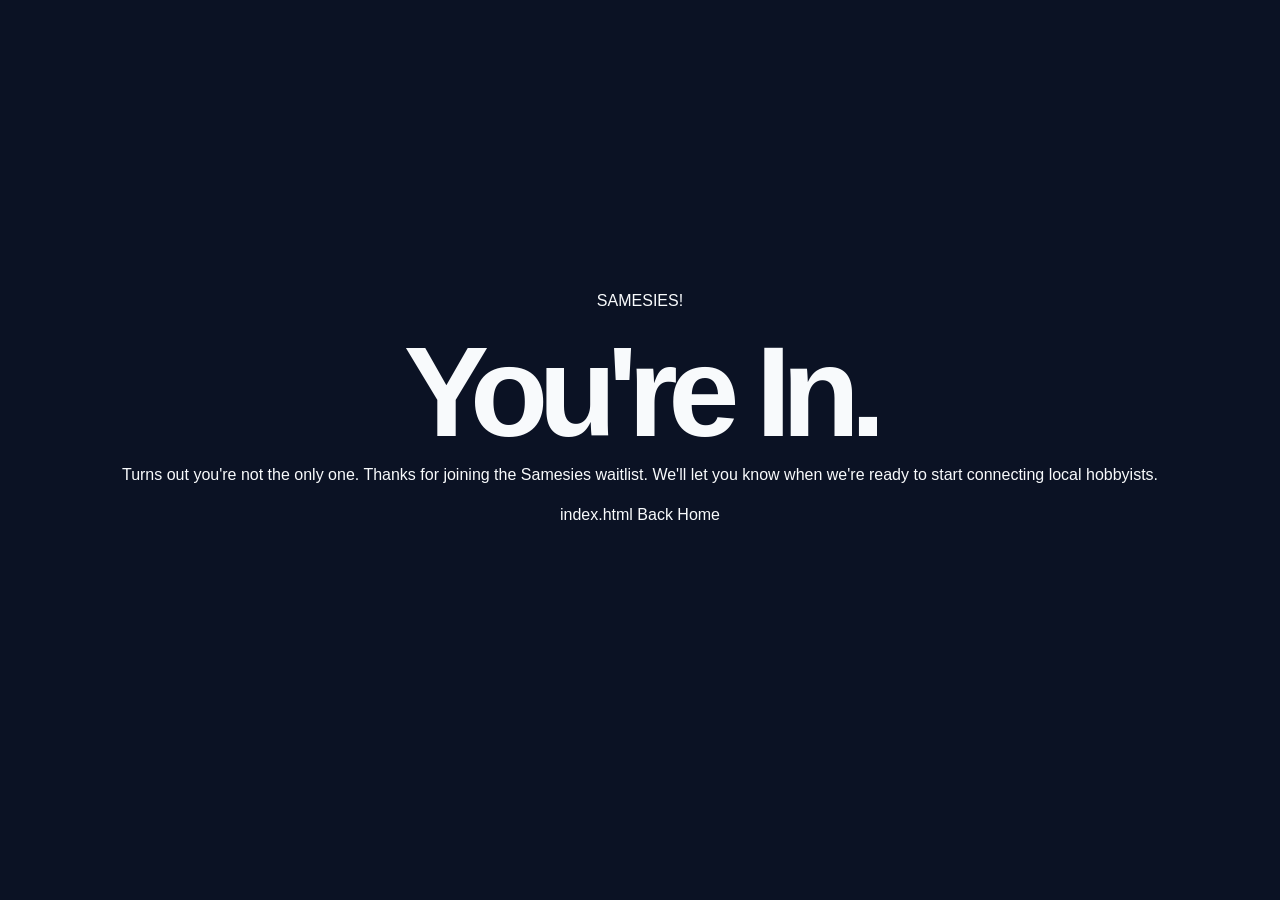
<file: thanks.html>
<!DOCTYPE html>
<html lang="en" data-theme="dark">

<head>

<meta charset="UTF-8">
<meta name="viewport"
      content="width=device-width, initial-scale=1.0">

<title>Samesies</title>

<link rel="stylesheet" href="style.css">

</head>

<body>

<section class="hero">

<div class="hero-content">

<div class="badge">
SAMESIES!
</div>

<h1>
You're In.
</h1>

<p class="hero-text">

Turns out you're not the only one.

Thanks for joining the Samesies
waitlist.

We'll let you know when we're ready
to start connecting local hobbyists.

</p>

index.html

Back Home

</a>

</div>

</section>

</body>

</html>
</file>
<file: style.css>
:root {
  color-scheme: light;
  --bg: #f1f3f7;
  --surface: #ffffff;
  --surface-2: #e9edf5;
  --text: #17213d;
  --muted: #5b657c;
  --orange: #ff7a1a;
  --orange-hover: #e96500;
  --orange-soft: rgba(255,122,26,.14);
  --border: #d8deea;
  --header: rgba(255,255,255,.94);
  --focus: #1264a3;
  --shadow: 0 18px 44px rgba(23,33,61,.12);
}
html[data-theme="dark"] {
  color-scheme: dark;
  --bg: #0b1224;
  --surface: #121c34;
  --surface-2: #192542;
  --text: #f8fafc;
  --muted: #c5cee0;
  --orange: #ff8733;
  --orange-hover: #ff9b59;
  --orange-soft: rgba(255,135,51,.15);
  --border: #34415f;
  --header: rgba(11,18,36,.94);
  --focus: #83caff;
  --shadow: 0 20px 48px rgba(0,0,0,.34);
}
*, *::before, *::after { box-sizing: border-box; }
html { scroll-behavior: smooth; scroll-padding-top: 7rem; }
body { margin: 0; min-width: 320px; background: var(--bg); color: var(--text); font-family: Arial, Helvetica, sans-serif; line-height: 1.5; }
a { color: inherit; }
button, input, textarea, select { font: inherit; }
:focus-visible { outline: 3px solid var(--focus); outline-offset: 4px; }
.skip-link { position: fixed; top: -5rem; left: 1rem; z-index: 2000; padding: .8rem 1rem; border-radius: .7rem; background: var(--text); color: var(--bg); font-weight: 800; }
.skip-link:focus { top: 1rem; }
.site-header { position: sticky; top: 0; z-index: 1000; background: var(--header); border-bottom: 1px solid var(--border); backdrop-filter: blur(14px); }
.header-inner { width: min(1120px, calc(100% - 2rem)); min-height: 84px; margin: 0 auto; display: flex; align-items: center; justify-content: space-between; gap: 1rem; }
.wordmark, .footer-wordmark { color: var(--orange); font-weight: 900; letter-spacing: -.06em; line-height: 1; text-decoration: none; }
.wordmark { font-size: clamp(2rem, 5vw, 3rem); }
.site-nav { display: flex; align-items: center; justify-content: flex-end; gap: .65rem 1.1rem; }
.site-nav > a { padding: .6rem .2rem; font-weight: 800; text-decoration: none; }
.site-nav > a:hover { color: var(--orange); }
.nav-cta { color: var(--orange); }
.theme-toggle { min-height: 44px; display: inline-flex; align-items: center; gap: .55rem; padding: .55rem .9rem; border: 2px solid var(--border); border-radius: 999px; background: var(--surface-2); color: var(--text); font-weight: 800; cursor: pointer; }
.theme-toggle:hover { border-color: var(--orange); }
.hero { min-height: calc(100vh - 84px); display: grid; place-items: center; padding: 5rem 1rem; text-align: center; }
.hero-inner { width: min(900px, 100%); }
.eyebrow { margin: 0 0 .75rem; color: var(--orange); font-size: .95rem; font-weight: 900; letter-spacing: .13em; }
.pill { display: inline-flex; gap: .5rem; padding: .75rem 1.15rem; border: 1px solid rgba(255,122,26,.3); border-radius: 999px; background: var(--orange-soft); }
.hero h1 { margin: 1.5rem 0 0; font-size: clamp(4.3rem, 17vw, 8rem); line-height: .86; letter-spacing: -.075em; }
.hero-tagline { max-width: 760px; margin: 2.1rem auto 1.35rem; font-size: clamp(2rem, 6vw, 3.35rem); font-weight: 900; line-height: 1.08; }
.hero-copy { max-width: 780px; margin: 0 auto 2.25rem; color: var(--muted); font-size: clamp(1.12rem, 3vw, 1.4rem); line-height: 1.7; }
.button-row { display: flex; justify-content: center; flex-wrap: wrap; gap: 1rem; }
.button { min-height: 58px; display: inline-flex; align-items: center; justify-content: center; padding: .95rem 1.6rem; border: 2px solid transparent; border-radius: 1rem; font-weight: 900; text-align: center; text-decoration: none; transition: transform .2s ease, background .2s ease, border-color .2s ease; }
.button:hover { transform: translateY(-3px); }
.button-primary { background: var(--orange); color: #fff; box-shadow: 0 12px 28px var(--orange-soft); }
.button-primary:hover { background: var(--orange-hover); }
.button-secondary { border-color: var(--border); background: var(--surface); color: var(--text); }
.button-secondary:hover { border-color: var(--orange); }
.section { padding: 6rem 1rem; }
.section-contrast { background: var(--surface); border-block: 1px solid var(--border); }
.section-inner { width: min(1120px, 100%); margin: 0 auto; }
.narrow { width: min(920px, 100%); }
h2 { margin: 0; font-size: clamp(2.3rem, 7vw, 4rem); line-height: 1.05; letter-spacing: -.045em; }
.feature-copy { max-width: 850px; margin-top: 2rem; }
.feature-copy p, .section-intro { color: var(--muted); font-size: clamp(1.18rem, 3vw, 1.55rem); line-height: 1.75; }
.strong-copy { color: var(--text) !important; font-weight: 800; }
.section-intro { margin: 1rem 0 2rem; }
.three-grid { display: grid; grid-template-columns: repeat(3, minmax(0,1fr)); gap: 1.2rem; margin-top: 2.2rem; }
.info-card, .interest-card { border: 1px solid var(--border); border-radius: 1.5rem; background: var(--surface); box-shadow: var(--shadow); }
.info-card { padding: 1.6rem; }
.check { width: 2.8rem; height: 2.8rem; display: grid; place-items: center; margin-bottom: 1rem; border-radius: 50%; background: var(--orange-soft); color: var(--orange); font-size: 1.4rem; font-weight: 900; }
.info-card h3, .interest-card h3 { margin: 0 0 .45rem; font-size: 1.35rem; }
.info-card p, .interest-card p { margin: 0; color: var(--muted); }
.interest-card { display: flex; align-items: flex-start; gap: 1rem; padding: 1.6rem; }
.interest-card > span { font-size: 2.6rem; line-height: 1; }
.final-cta { padding-bottom: 7rem; }
.cta-panel { width: min(1000px, 100%); margin: 0 auto; padding: clamp(2rem, 6vw, 4rem); border: 1px solid var(--border); border-radius: 2rem; background: var(--surface); box-shadow: var(--shadow); text-align: center; }
.cta-panel p:not(.eyebrow) { margin: 1.2rem auto 2rem; color: var(--muted); font-size: 1.2rem; }
.site-footer { padding: 3.5rem 1rem; border-top: 1px solid var(--border); background: var(--surface); text-align: center; }
.footer-wordmark { font-size: 2.6rem; }
.site-footer p { margin: .7rem 0 0; color: var(--muted); }
.footer-meta span { color: var(--orange); }
.copyright { font-size: .9rem; }
.join-main { width: min(1120px, calc(100% - 2rem)); margin: 0 auto; padding: 4.5rem 0 6rem; }
.join-intro { width: min(900px, 100%); margin-bottom: 2.5rem; }
.join-intro h1 { margin: 0; font-size: clamp(3rem, 9vw, 5.7rem); line-height: 1; letter-spacing: -.055em; }
.join-intro > p:not(.eyebrow) { max-width: 850px; color: var(--muted); font-size: clamp(1.15rem, 3vw, 1.45rem); line-height: 1.7; }
.trust-list { display: flex; flex-wrap: wrap; gap: .75rem; margin: 1.5rem 0 0; padding: 0; list-style: none; }
.trust-list li { padding: .65rem .9rem; border: 1px solid var(--border); border-radius: 999px; background: var(--surface); font-weight: 800; }
.trust-list li::before { content: "✓ "; color: var(--orange); }
.form-shell { overflow: hidden; border: 1px solid var(--border); border-radius: 1.6rem; background: var(--surface); box-shadow: var(--shadow); }
.form-toolbar { display: flex; align-items: center; justify-content: space-between; gap: 1rem; padding: 1.25rem 1.4rem; border-bottom: 1px solid var(--border); }
.form-toolbar .eyebrow { margin-bottom: .25rem; }
.form-toolbar h2 { font-size: 1.7rem; }
.text-link { color: var(--orange); font-weight: 800; }
.form-frame-wrap { background: #fff; }
.form-frame { display: block; width: 100%; height: 1350px; border: 0; background: #fff; }
.form-fallback { margin: 1.2rem 1.4rem; color: var(--muted); text-align: center; }
.mobile-form-button { display: none; width: calc(100% - 2.8rem); margin: 0 1.4rem 1.4rem; }
.compact-footer { padding-block: 2.5rem; }
@media (max-width: 780px) {
  html { scroll-padding-top: 1rem; }
  .site-header { position: relative; }
  .header-inner { min-height: 0; padding: 1rem 0; flex-direction: column; }
  .site-nav { width: 100%; justify-content: center; flex-wrap: wrap; }
  .theme-text { display: none; }
  .theme-toggle { width: 44px; padding: 0; justify-content: center; }
  .hero { min-height: auto; padding: 4.5rem 1rem 5rem; }
  .three-grid { grid-template-columns: 1fr; }
  .button-row { flex-direction: column; align-items: center; }
  .button-row .button { width: min(100%, 390px); }
  .section { padding-block: 4.5rem; }
  .join-main { padding-top: 3.5rem; }
  .form-toolbar { align-items: flex-start; flex-direction: column; }
  .form-frame { height: 1200px; }
  .mobile-form-button { display: flex; }
}
@media (max-width: 460px) {
  .site-nav { gap: .4rem .8rem; }
  .site-nav > a { font-size: .92rem; }
  .hero h1 { font-size: clamp(4rem, 23vw, 5.5rem); }
  .pill { font-size: .8rem; }
  .join-main { width: min(100% - 1.25rem, 1120px); }
  .join-intro h1 { font-size: clamp(2.8rem, 14vw, 4rem); }
  .form-shell { border-radius: 1rem; }
  .form-frame { height: 1100px; }
}
@media (prefers-reduced-motion: reduce) {
  html { scroll-behavior: auto; }
  *, *::before, *::after { animation-duration: .01ms !important; animation-iteration-count: 1 !important; transition-duration: .01ms !important; }
}
</file>
